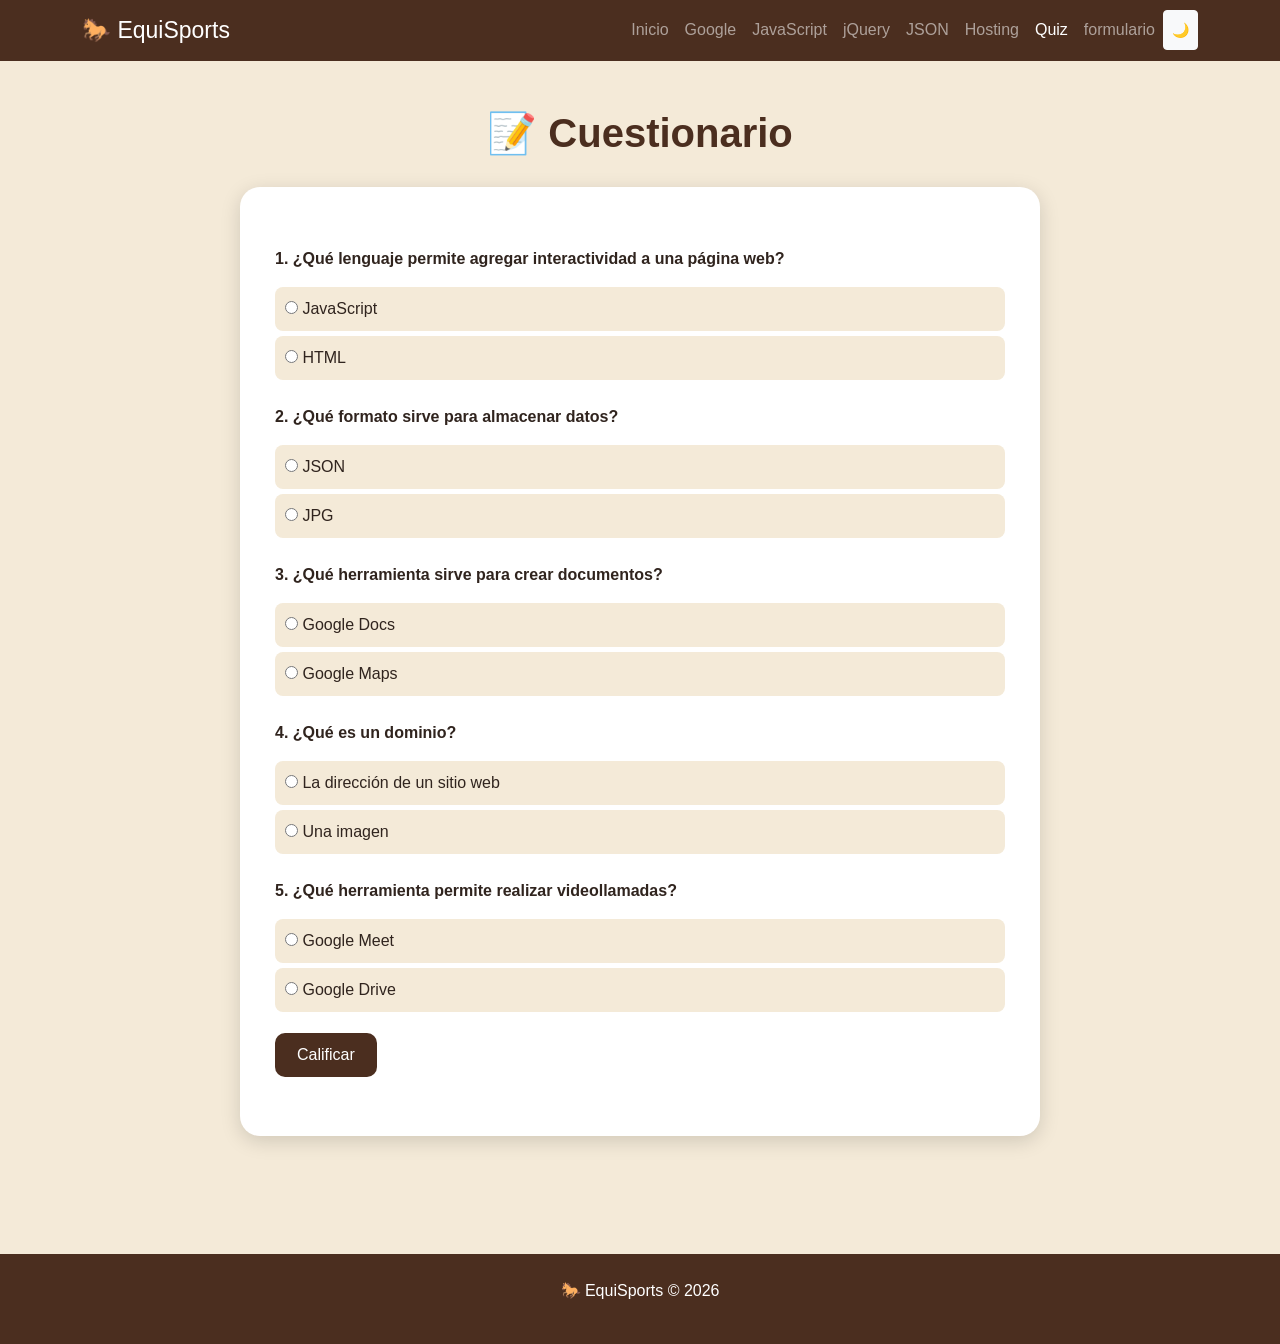
<file: cuestionario.html>
<!DOCTYPE html>
<html lang="es">

<head>

<meta charset="UTF-8">
<meta name="viewport" content="width=device-width, initial-scale=1.0">

<title>Cuestionario | EquiSports</title>

<link href="https://cdn.jsdelivr.net/npm/bootstrap@5.3.3/dist/css/bootstrap.min.css" rel="stylesheet">

<link rel="stylesheet" href="style.css">

</head>

<body>

<nav class="navbar navbar-expand-lg navbar-dark navbar-equi">

<div class="container">

<a class="navbar-brand" href="index.html">🐎 EquiSports</a>

<div class="navbar-nav ms-auto">

<a class="nav-link" href="index.html">Inicio</a>
<a class="nav-link" href="google.html">Google</a>
<a class="nav-link" href="javascript.html">JavaScript</a>
<a class="nav-link" href="jquery.html">jQuery</a>
<a class="nav-link" href="json.html">JSON</a>
<a class="nav-link" href="hosting.html">Hosting</a>
<a class="nav-link active" href="cuestionario.html">Quiz</a>
 <li class="nav-item">
                    <a class="nav-link" href="formularo.html">formulario</a>
                </li>

<button class="btn btn-light btn-sm" onclick="cambiarModo()">🌙</button>

</div>

</div>

</nav>


<section class="container py-5">

<h1 class="text-center titulo">📝 Cuestionario</h1>

<div class="quiz-box">

<form id="quiz">

<p><strong>1. ¿Qué lenguaje permite agregar interactividad a una página web?</strong></p>

<label>
<input type="radio" name="p1" value="1">
JavaScript
</label>

<label>
<input type="radio" name="p1" value="0">
HTML
</label>


<p><strong>2. ¿Qué formato sirve para almacenar datos?</strong></p>

<label>
<input type="radio" name="p2" value="1">
JSON
</label>

<label>
<input type="radio" name="p2" value="0">
JPG
</label>


<p><strong>3. ¿Qué herramienta sirve para crear documentos?</strong></p>

<label>
<input type="radio" name="p3" value="1">
Google Docs
</label>

<label>
<input type="radio" name="p3" value="0">
Google Maps
</label>


<p><strong>4. ¿Qué es un dominio?</strong></p>

<label>
<input type="radio" name="p4" value="1">
La dirección de un sitio web
</label>

<label>
<input type="radio" name="p4" value="0">
Una imagen
</label>


<p><strong>5. ¿Qué herramienta permite realizar videollamadas?</strong></p>

<label>
<input type="radio" name="p5" value="1">
Google Meet
</label>

<label>
<input type="radio" name="p5" value="0">
Google Drive
</label>


<button type="button" class="btn btn-equi mt-3"
onclick="calificar()">

Calificar

</button>

</form>

<h3 id="resultado" class="text-center mt-4"></h3>

</div>

</section>


<footer>
<p>🐎 EquiSports © 2026</p>
</footer>

<script src="https://cdn.jsdelivr.net/npm/bootstrap@5.3.3/dist/js/bootstrap.bundle.min.js"></script>
<script src="script.jse"></script>

</body>
</html>
</file>
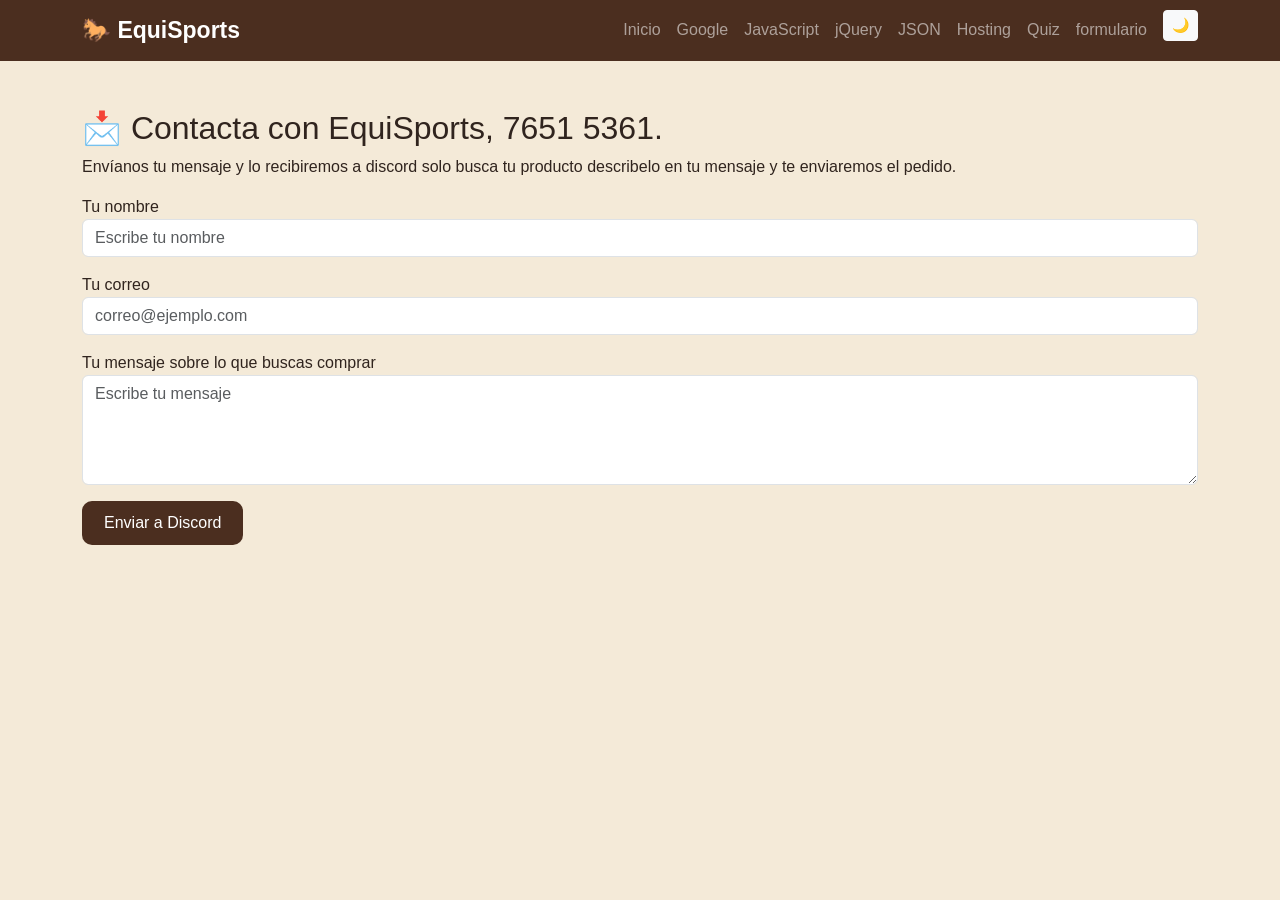
<file: formularo.html>
<!DOCTYPE html>
<html lang="es">
<head>
    <meta charset="UTF-8">
    <meta name="viewport" content="width=device-width, initial-scale=1.0">

    <title>EquiSports | Inicio</title>

    <link href="https://cdn.jsdelivr.net/npm/bootstrap@5.3.3/dist/css/bootstrap.min.css" rel="stylesheet">
    <link rel="stylesheet" href="style.css">
</head>

<body>

<nav class="navbar navbar-expand-lg navbar-dark navbar-equi sticky-top">
    <div class="container">

        <a class="navbar-brand fw-bold" href="index.html">
            🐎 EquiSports
        </a>

        <button class="navbar-toggler" type="button" data-bs-toggle="collapse"
            data-bs-target="#menu">
            <span class="navbar-toggler-icon"></span>
        </button>

        <div class="collapse navbar-collapse" id="menu">

            <ul class="navbar-nav ms-auto">

                <li class="nav-item">
                    <a class="nav-link" href="index.html">Inicio</a>
                </li>

                <li class="nav-item">
                    <a class="nav-link" href="google.html">Google</a>
                </li>

                <li class="nav-item">
                    <a class="nav-link" href="javascript.html">JavaScript</a>
                </li>

                <li class="nav-item">
                    <a class="nav-link" href="jquery.html">jQuery</a>
                </li>

                <li class="nav-item">
                    <a class="nav-link" href="json.html">JSON</a>
                </li>

                <li class="nav-item">
                    <a class="nav-link" href="hosting.html">Hosting</a>
                </li>

                <li class="nav-item">
                    <a class="nav-link" href="cuestionario.html">Quiz</a>
                </li>
                <li class="nav-item">
                    <a class="nav-link" href="formularo.html">formulario</a>
                </li>

                <li class="nav-item">
                    <button class="btn btn-light btn-sm ms-lg-2" onclick="cambiarModo()">
                        🌙
                    </button>
                </li>

            </ul>

        </div>
    </div>
</nav>

<section class="container py-5" id="contacto">
    <div class="formulario-discord">
        <h2>📩 Contacta con EquiSports,  7651 5361.</h2>
        <p>Envíanos tu mensaje y lo recibiremos a discord solo busca tu producto describelo en tu mensaje y te enviaremos el pedido.</p>

        <form id="formDiscord">
            <label for="nombre">Tu nombre</label>
            <input type="text" id="nombre" class="form-control mb-3"
                placeholder="Escribe tu nombre" required>

            <label for="correo">Tu correo</label>
            <input type="email" id="correo" class="form-control mb-3"
                placeholder="correo@ejemplo.com" required>

            <label for="mensaje">Tu mensaje sobre lo que buscas comprar</label>
            <textarea id="mensaje" class="form-control mb-3"
                placeholder="Escribe tu mensaje" rows="4" required></textarea>

            <button type="submit" class="btn btn-equi" id="enviarDiscord">
                Enviar a Discord
            </button>

            <p id="estadoDiscord" class="mt-3" aria-live="polite"></p>
        </form>
    </div>
</section>

<script>
 const URL_WEBHOOK_DISCORD = "https://discord.com/api/webhooks/1559281470080819203/8P0sTyg6Gg2kgyAS3W_nHPSXom25ByNreUrfeAbqssNtHIlbGVbI9Yioq-dviXIBi12Z";

const formularioDiscord = document.getElementById("formDiscord");

if (formularioDiscord) {
    formularioDiscord.addEventListener("submit", async function(evento) {
        evento.preventDefault();

        const nombre = document.getElementById("nombre").value.trim();
        const correo = document.getElementById("correo").value.trim();
        const mensaje = document.getElementById("mensaje").value.trim();
        const estado = document.getElementById("estadoDiscord");
        const boton = document.getElementById("enviarDiscord");

        if (!nombre || !correo || !mensaje) {
            estado.textContent = "Completa todos los campos.";
            return;
        }

        if (URL_WEBHOOK_DISCORD === "PEGA_AQUI_TU_URL_DEL_WEBHOOK") {
            estado.textContent = "Primero configura la URL del webhook.";
            return;
        }

        boton.disabled = true;
        estado.textContent = "Enviando mensaje...";

        try {
            const respuesta = await fetch(URL_WEBHOOK_DISCORD, {
                method: "POST",
                headers: {
                    "Content-Type": "application/json"
                },
                body: JSON.stringify({
                    embeds: [{
                        title: "🐎 Nuevo mensaje de EquiSports",
                        color: 12950875,
                        fields: [
                            { name: "Nombre", value: nombre.slice(0, 200) },
                            { name: "Correo", value: correo.slice(0, 200) },
                            { name: "Mensaje", value: mensaje.slice(0, 1000) }
                        ],
                        footer: { text: "Formulario de EquiSports" }
                    }]
                })
            });

            if (!respuesta.ok) {
                throw new Error("Discord rechazó el mensaje.");
            }

            estado.textContent = "✅ ¡Mensaje enviado a Discord!";
            formularioDiscord.reset();

        } catch (error) {
            estado.textContent =
                "❌ No se pudo enviar. Revisa la URL y la conexión.";
        } finally {
            boton.disabled = false;
        }
    });
}
</script>

</body>
</html>
</file>
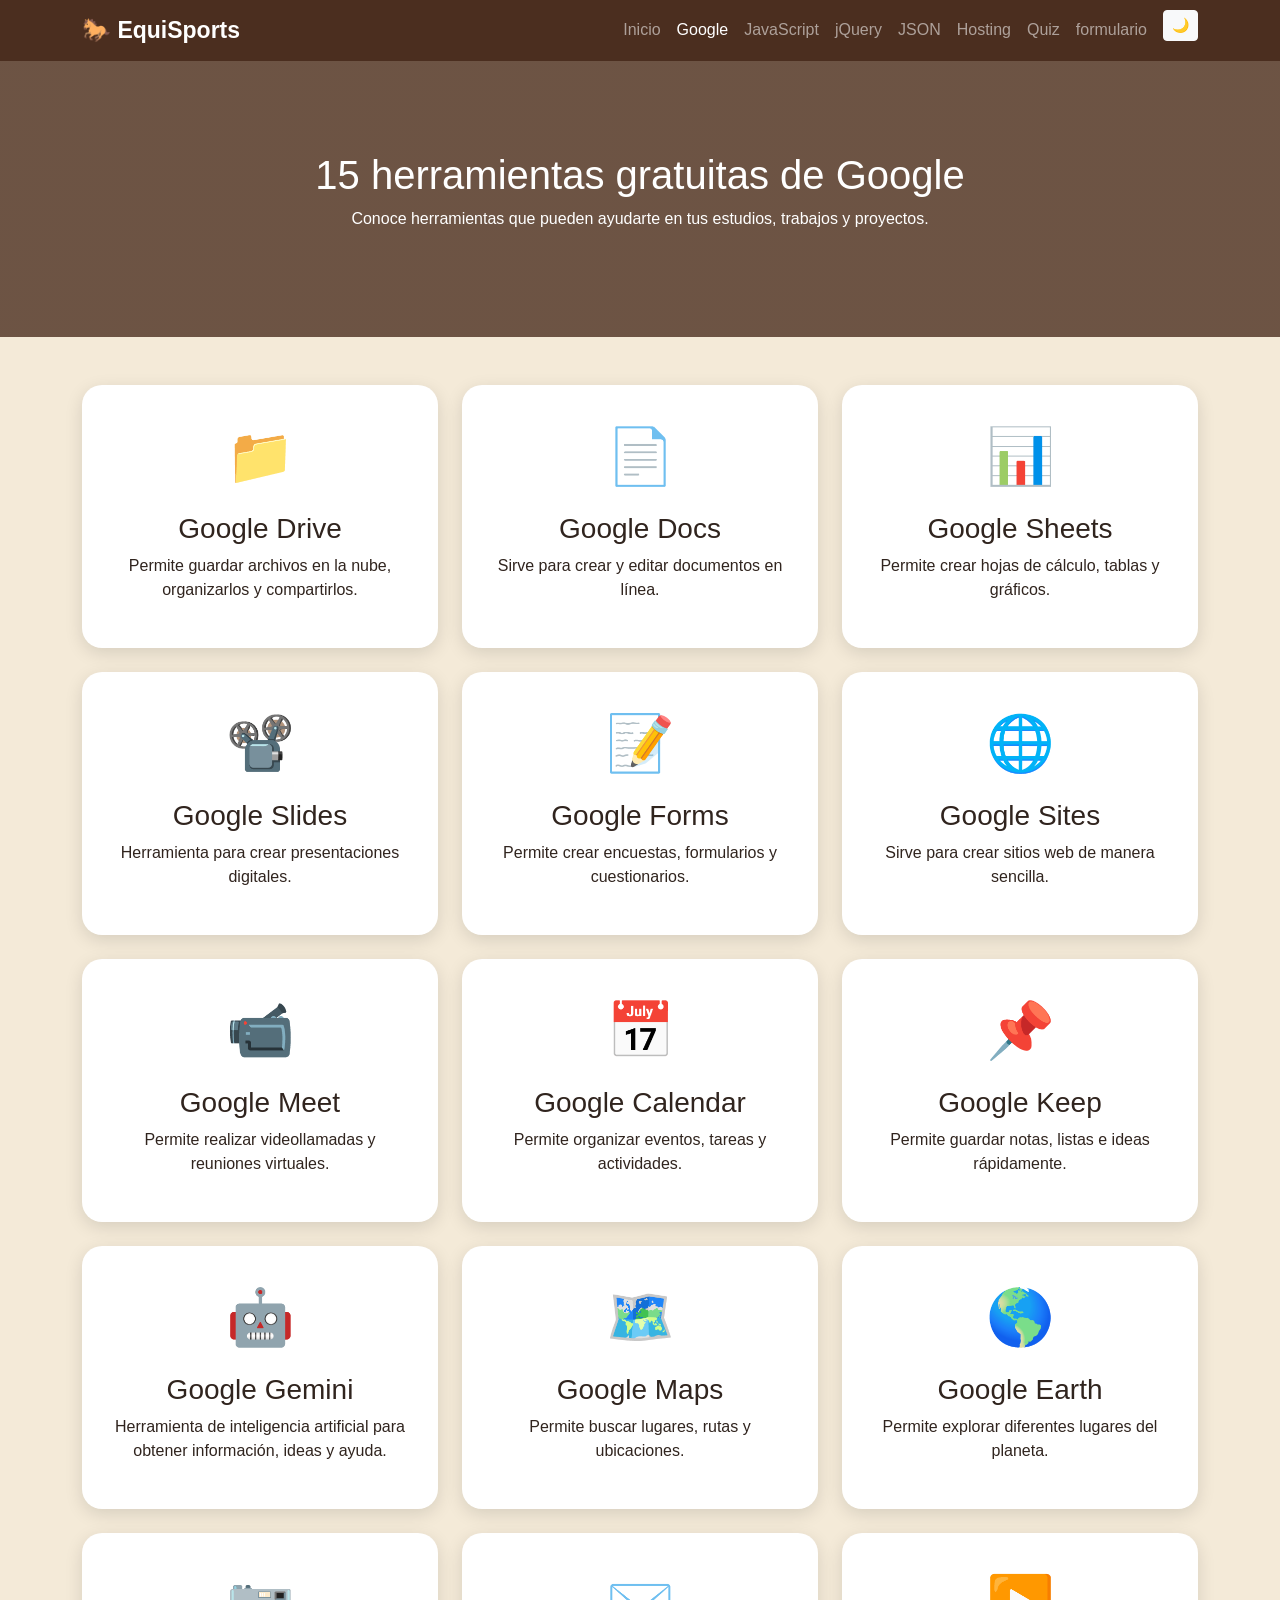
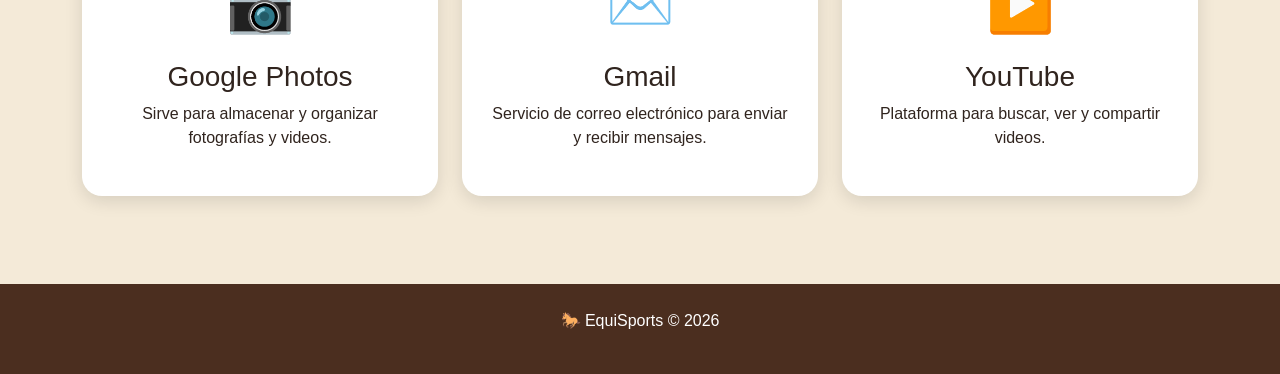
<file: google.html>
<!DOCTYPE html>
<html lang="es">

<head>

    <meta charset="UTF-8">
    <meta name="viewport" content="width=device-width, initial-scale=1.0">

    <title>15 herramientas de Google | EquiSports</title>

    <link href="https://cdn.jsdelivr.net/npm/bootstrap@5.3.3/dist/css/bootstrap.min.css" rel="stylesheet">
    <link rel="stylesheet" href="style.css">

</head>

<body>

<nav class="navbar navbar-expand-lg navbar-dark navbar-equi sticky-top">

    <div class="container">

        <a class="navbar-brand fw-bold" href="index.html">
            🐎 EquiSports
        </a>

        <button class="navbar-toggler" type="button"
            data-bs-toggle="collapse" data-bs-target="#menu">

            <span class="navbar-toggler-icon"></span>

        </button>

        <div class="collapse navbar-collapse" id="menu">

            <ul class="navbar-nav ms-auto">

                <li class="nav-item">
                    <a class="nav-link" href="index.html">Inicio</a>
                </li>

                <li class="nav-item">
                    <a class="nav-link active" href="google.html">Google</a>
                </li>

                <li class="nav-item">
                    <a class="nav-link" href="javascript.html">JavaScript</a>
                </li>

                <li class="nav-item">
                    <a class="nav-link" href="jquery.html">jQuery</a>
                </li>

                <li class="nav-item">
                    <a class="nav-link" href="json.html">JSON</a>
                </li>

                <li class="nav-item">
                    <a class="nav-link" href="hosting.html">Hosting</a>
                </li>

                <li class="nav-item">
                    <a class="nav-link" href="cuestionario.html">Quiz</a>
                </li>
                 <li class="nav-item">
                    <a class="nav-link" href="formularo.html">formulario</a>
                </li>

                <li>
                    <button class="btn btn-light btn-sm ms-lg-2"
                        onclick="cambiarModo()">🌙</button>
                </li>

            </ul>

        </div>

    </div>

</nav>


<section class="hero-google">

    <div class="container text-center">

        <h1>15 herramientas gratuitas de Google</h1>

        <p>
            Conoce herramientas que pueden ayudarte en tus estudios,
            trabajos y proyectos.
        </p>

    </div>

</section>


<section class="container py-5">

    <div class="row g-4">


        <div class="col-md-4">
            <div class="google-card">
                <div class="google-icon">📁</div>
                <h3>Google Drive</h3>
                <p>
                    Permite guardar archivos en la nube, organizarlos
                    y compartirlos.
                </p>
            </div>
        </div>


        <div class="col-md-4">
            <div class="google-card">
                <div class="google-icon">📄</div>
                <h3>Google Docs</h3>
                <p>
                    Sirve para crear y editar documentos en línea.
                </p>
            </div>
        </div>


        <div class="col-md-4">
            <div class="google-card">
                <div class="google-icon">📊</div>
                <h3>Google Sheets</h3>
                <p>
                    Permite crear hojas de cálculo, tablas y gráficos.
                </p>
            </div>
        </div>


        <div class="col-md-4">
            <div class="google-card">
                <div class="google-icon">📽️</div>
                <h3>Google Slides</h3>
                <p>
                    Herramienta para crear presentaciones digitales.
                </p>
            </div>
        </div>


        <div class="col-md-4">
            <div class="google-card">
                <div class="google-icon">📝</div>
                <h3>Google Forms</h3>
                <p>
                    Permite crear encuestas, formularios y cuestionarios.
                </p>
            </div>
        </div>


        <div class="col-md-4">
            <div class="google-card">
                <div class="google-icon">🌐</div>
                <h3>Google Sites</h3>
                <p>
                    Sirve para crear sitios web de manera sencilla.
                </p>
            </div>
        </div>


        <div class="col-md-4">
            <div class="google-card">
                <div class="google-icon">📹</div>
                <h3>Google Meet</h3>
                <p>
                    Permite realizar videollamadas y reuniones virtuales.
                </p>
            </div>
        </div>


        <div class="col-md-4">
            <div class="google-card">
                <div class="google-icon">📅</div>
                <h3>Google Calendar</h3>
                <p>
                    Permite organizar eventos, tareas y actividades.
                </p>
            </div>
        </div>


        <div class="col-md-4">
            <div class="google-card">
                <div class="google-icon">📌</div>
                <h3>Google Keep</h3>
                <p>
                    Permite guardar notas, listas e ideas rápidamente.
                </p>
            </div>
        </div>


        <div class="col-md-4">
            <div class="google-card">
                <div class="google-icon">🤖</div>
                <h3>Google Gemini</h3>
                <p>
                    Herramienta de inteligencia artificial para obtener
                    información, ideas y ayuda.
                </p>
            </div>
        </div>


        <div class="col-md-4">
            <div class="google-card">
                <div class="google-icon">🗺️</div>
                <h3>Google Maps</h3>
                <p>
                    Permite buscar lugares, rutas y ubicaciones.
                </p>
            </div>
        </div>


        <div class="col-md-4">
            <div class="google-card">
                <div class="google-icon">🌎</div>
                <h3>Google Earth</h3>
                <p>
                    Permite explorar diferentes lugares del planeta.
                </p>
            </div>
        </div>


        <div class="col-md-4">
            <div class="google-card">
                <div class="google-icon">📷</div>
                <h3>Google Photos</h3>
                <p>
                    Sirve para almacenar y organizar fotografías y videos.
                </p>
            </div>
        </div>


        <div class="col-md-4">
            <div class="google-card">
                <div class="google-icon">✉️</div>
                <h3>Gmail</h3>
                <p>
                    Servicio de correo electrónico para enviar y recibir
                    mensajes.
                </p>
            </div>
        </div>


        <div class="col-md-4">
            <div class="google-card">
                <div class="google-icon">▶️</div>
                <h3>YouTube</h3>
                <p>
                    Plataforma para buscar, ver y compartir videos.
                </p>
            </div>
        </div>

    </div>

</section>


<footer>
    <p>🐎 EquiSports © 2026</p>
</footer>


<script src="https://cdn.jsdelivr.net/npm/bootstrap@5.3.3/dist/js/bootstrap.bundle.min.js"></script>
<script src="script.jse"></script>

</body>
</html>
</file>
<file: style.css>
:root {

    --cafe: #4B2E1F;
    --cafe-claro: #8B5E3C;
    --beige: #F4EAD8;
    --dorado: #C59B5B;
    --verde: #596B45;
    --oscuro: #30241E;
    --blanco: #FFFFFF;

}


* {
    box-sizing: border-box;
    scroll-behavior: smooth;
}


body {

    margin: 0;

    font-family: Arial, sans-serif;

    background: var(--beige);

    color: var(--oscuro);

    transition: 0.4s;

}


.navbar-equi {

    background: var(--cafe);

}


.navbar-brand {

    font-size: 23px;

}


.nav-link {

    transition: 0.3s;

}


.nav-link:hover {

    color: var(--dorado) !important;

    transform: translateY(-2px);

}


.login-section {

    min-height: 480px;

    display: flex;

    justify-content: center;

    align-items: center;

    background:

    linear-gradient(
        rgba(48,36,30,0.65),
        rgba(48,36,30,0.65)
    ),

    url("https://images.unsplash.com/photo-1553284965-83fd3e82fa5a?auto=format&fit=crop&w=1600&q=85");

    background-size: cover;

    background-position: center;

}


.login-box {

    width: 360px;

    padding: 35px;

    background: rgba(255,255,255,0.96);

    border-radius: 20px;

    text-align: center;

    box-shadow: 0 10px 30px rgba(0,0,0,0.3);

    animation: aparecer 1s;

}


.login-logo {

    font-size: 55px;

}


.btn-equi {

    background: var(--cafe);

    color: white;

    border: none;

    padding: 10px 22px;

    border-radius: 10px;

    transition: 0.3s;

}


.btn-equi:hover {

    background: var(--cafe-claro);

    color: white;

    transform: translateY(-3px);

}


.carousel-img {

    height: 500px;

    object-fit: cover;

}


.carousel-caption {

    background: rgba(0,0,0,0.55);

    border-radius: 15px;

    padding: 15px;

}


.titulo {

    color: var(--cafe);

    font-weight: bold;

}


.texto-principal {

    max-width: 800px;

    margin: auto;

    font-size: 18px;

}


.equi-card {

    border: none;

    border-radius: 18px;

    overflow: hidden;

    box-shadow: 0 5px 20px rgba(0,0,0,0.15);

    transition: 0.4s;

}


.equi-card:hover {

    transform: translateY(-10px);

}


.equi-card img {

    height: 220px;

    object-fit: cover;

}


.google-card {

    height: 100%;

    padding: 30px;

    background: white;

    border-radius: 20px;

    text-align: center;

    box-shadow: 0 5px 18px rgba(0,0,0,0.12);

    transition: 0.4s;

}


.google-card:hover {

    transform: translateY(-8px) scale(1.02);

}


.google-icon {

    font-size: 55px;

    margin-bottom: 15px;

}


.hero-google {

    padding: 90px 20px;

    color: white;

    background:

    linear-gradient(
        rgba(75,46,31,0.8),
        rgba(75,46,31,0.8)
    ),

    url("https://images.unsplash.com/photo-1553284965-83fd3e82fa5a?auto=format&fit=crop&w=1600&q=85");

    background-size: cover;

    background-position: center;

}


.contenido {

    min-height: 600px;

}


.imagen-tema {

    width: 100%;

    max-height: 450px;

    object-fit: cover;

    border-radius: 20px;

    margin: 20px 0;

    box-shadow: 0 8px 25px rgba(0,0,0,0.2);

}


.info-box {

    padding: 30px;

    background: white;

    border-radius: 18px;

    box-shadow: 0 5px 20px rgba(0,0,0,0.1);

}


pre {

    background: #211a16;

    color: #f4ead8;

    padding: 20px;

    border-radius: 15px;

}


.quiz-box {

    max-width: 800px;

    margin: 30px auto;

    padding: 35px;

    background: white;

    border-radius: 20px;

    box-shadow: 0 5px 20px rgba(0,0,0,0.15);

}


.quiz-box p {

    margin-top: 25px;

}


.quiz-box label {

    display: block;

    padding: 10px;

    margin: 5px 0;

    background: #f4ead8;

    border-radius: 8px;

    cursor: pointer;

}


footer {

    text-align: center;

    background: var(--cafe);

    color: white;

    padding: 25px;

    margin-top: 40px;

}


/* ANIMACIÓN */

@keyframes aparecer {

    from {

        opacity: 0;

        transform: translateY(30px);

    }

    to {

        opacity: 1;

        transform: translateY(0);

    }

}


/* MODO OSCURO */

body.modo-oscuro {

    background: #181412;

    color: #eeeeee;

}


body.modo-oscuro .equi-card,
body.modo-oscuro .google-card,
body.modo-oscuro .info-box,
body.modo-oscuro .quiz-box {

    background: #29221e;

    color: white;

}


body.modo-oscuro .titulo {

    color: var(--dorado);

}


body.modo-oscuro .quiz-box label {

    background: #3a302a;

}


body.modo-oscuro .login-box {

    background: #29221e;

    color: white;

}


body.modo-oscuro .login-box input {

    background: #403630;

    color: white;

}


@media (max-width: 768px) {

    .carousel-img {

        height: 350px;

    }

    .login-box {

        width: 90%;

    }

    .navbar-nav {

        text-align: center;

    }

}
</file>
